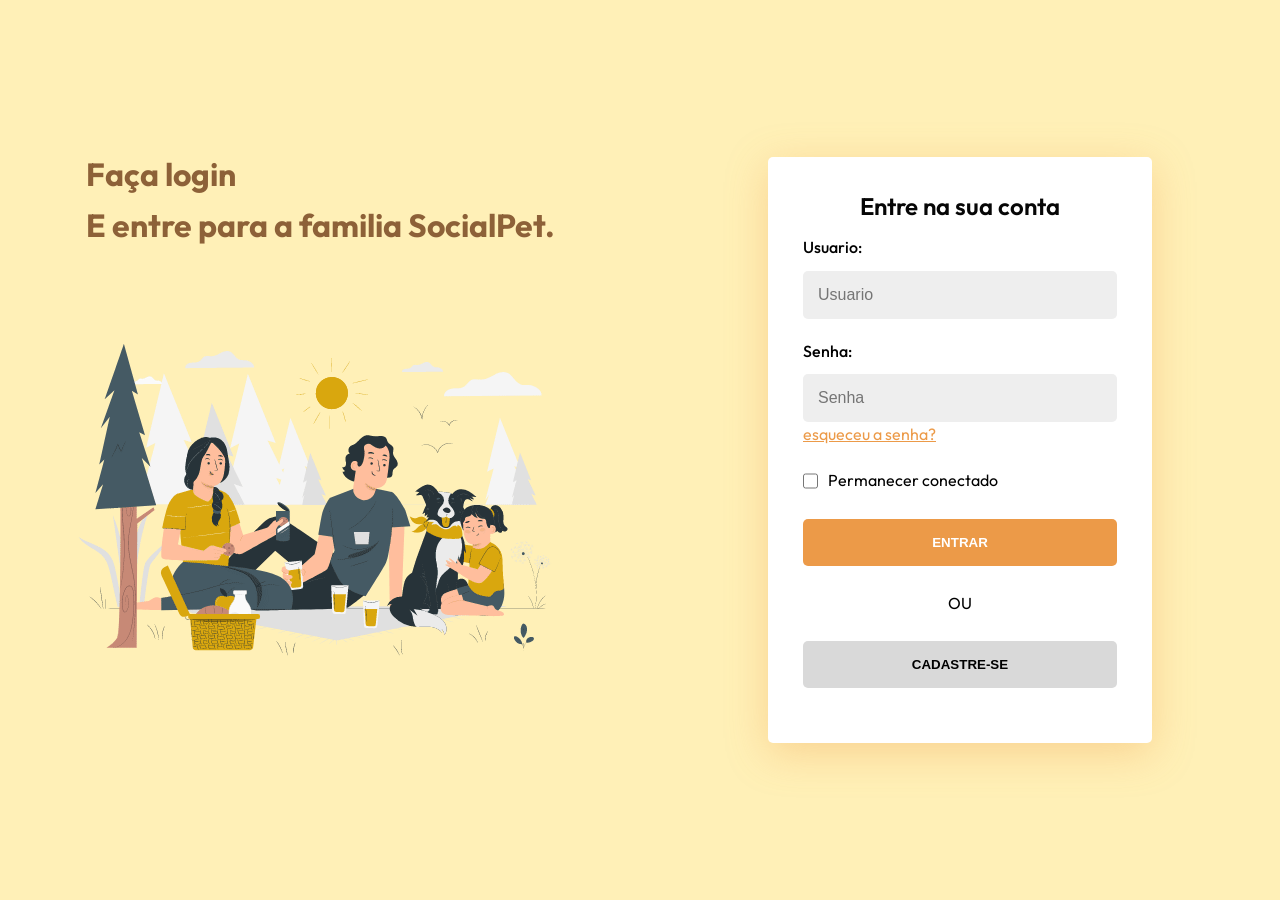
<file: public/index.html>
<!DOCTYPE html>
<html lang="en">

<head>
    <meta charset="UTF-8">
    <meta http-equiv="X-UA-Compatible" content="IE-edge">
    <meta name="viewport" content="width=device-width, initial-scale=1.0">
    <link rel="stylesheet" href="./css/global-reset.css">
    <link rel="stylesheet" href="./css/style.css">
    <link rel="apple-touch-icon" sizes="180x180" href="./icons/favicons/apple-touch-icon.png">
    <link rel="icon" type="image/png" sizes="32x32" href="./icons/favicons/favicon-32x32.png">
    <link rel="icon" type="image/png" sizes="16x16" href="./icons/favicons/favicon-16x16.png">
    <link rel="manifest" href="./icons/favicons/site.webmanifest">
    <title>Bem vindo ao SocialPet</title>
</head>

<body>
    <main>
        <div class="main-login">
            <div class="left-login">
                <h1>Faça login<br>E entre para a familia SocialPet.</h1>
                <img src="./images/Petfamily.gif" alt="Petfamily animaçao">
            </div>
            <form action="/Login" class="right-login">
                <div class="card-login">
                    <h2>Entre na sua conta</h2>
                    <div class="textfield">
                        <label for="usuario">Usuario:</label>
                        <input type="text" name="Usuario" placeholder="Usuario">
                    </div>
                    <div class="textfield">
                        <label for="senha">Senha:</label>
                        <input type="password" name="senha" placeholder="Senha">
                        <a href="#">esqueceu a senha?</a>
                    </div>
                    <div class="checkfield">
                        <label for="conectado">Permanecer conectado</label>
                        <input type="checkbox" name="" id="">
                    </div>
                    <button type="submit" class="btn-login">Entrar</button>
                    <p>OU</p>
                    <button class="btn-sign">CADASTRE-SE</button>
                </div>
            </form>
        </div>
    </main>
</body>

</html>
</file>
<file: public/css/style.css>
@import url('https://fonts.googleapis.com/css2?family=Outfit:wght@100..900&display=swap');

body {
    font-family: 'Outfit';
    font-style: normal;
    background: #FFF0B7;
    overflow: hidden;
}

.main-login{
    width: 100vw;
    height: 100vh;
    display:flex;
    justify-content: center;
    align-items: center;
}

.left-login{
    width: 50vw;
    height: 100vh;
    display:flex;
    justify-content: center;
    align-items: center;
    flex-direction: column;
}

.left-login > h1 {
    color: #8d6138;
}

/* Formulário */

.right-login{
    width: 50vw;
    height: 100vh;
    display:flex;
    justify-content: center;
    align-items: center;
}

.card-login{
    width: 60%;
    display:flex;
    justify-content: center;
    align-items: center;
    flex-direction: column;
    padding: 30px 35px;
    background: #FFF;
    border-radius: 5px;
    box-shadow: 0px 10px 40px #EC9A4856;
}

.card-login > h2 {
    color: #060606;
    font-weight: 600;
    margin: 0;
}

.textfield{
    width: 100%;
    display: flex;
    flex-direction: column;
    align-items: flex-start;
    justify-content: center;
    margin: 10px 0;
}

.textfield > input {
    width: 100%;
    border: none;
    border-radius: 5px;
    padding: 15px;
    background: #EEE;
    color: #000;
    font-size: 12pt;
    outline: none;
    box-sizing: border-box;
}

.textfield > label {
    font-weight: 500;
    margin-bottom: 10px;
}

.textfield > a {
    color: #EC9A48;
}

.checkfield {
    display: flex;
    align-self: start;
    flex-direction: row-reverse;
    justify-content: center;
}

.checkfield > label {
    font-weight: 400;
    margin-top: 10px;
}

.checkfield > input {
    width: 15px;
    margin-right: 10px;
    margin-top: 10px;
}

/* Botões */

.btn-login{
    background-color: #EC9A48;
    width: 100%;
    padding: 16px 0px;
    margin: 25px;
    border: none;
    border-radius: 5px;
    outline: none;
    text-transform: uppercase;
    font-weight: 800;
    color:#FFF;
    cursor: pointer;
}

.btn-sign{
    background-color: #D9D9D9;
    width: 100%;
    padding: 16px 0px;
    margin: 25px;
    border: none;
    border-radius: 5px;
    outline: none;
    text-transform: uppercase;
    font-weight: 800;
    color:#000;
    cursor: pointer;
}

@media only screen and (max-width: 768px) {
    .main-login {
        background-image: url('/public/assets/img/Petfamily.gif');
        background-repeat: no-repeat;
    }

    .left-login {
        display: none;
    }

    .right-login {
        width: 500px;
        height: 599px;
    }

    .card-login {
        width: 300px;
    }
}
</file>
